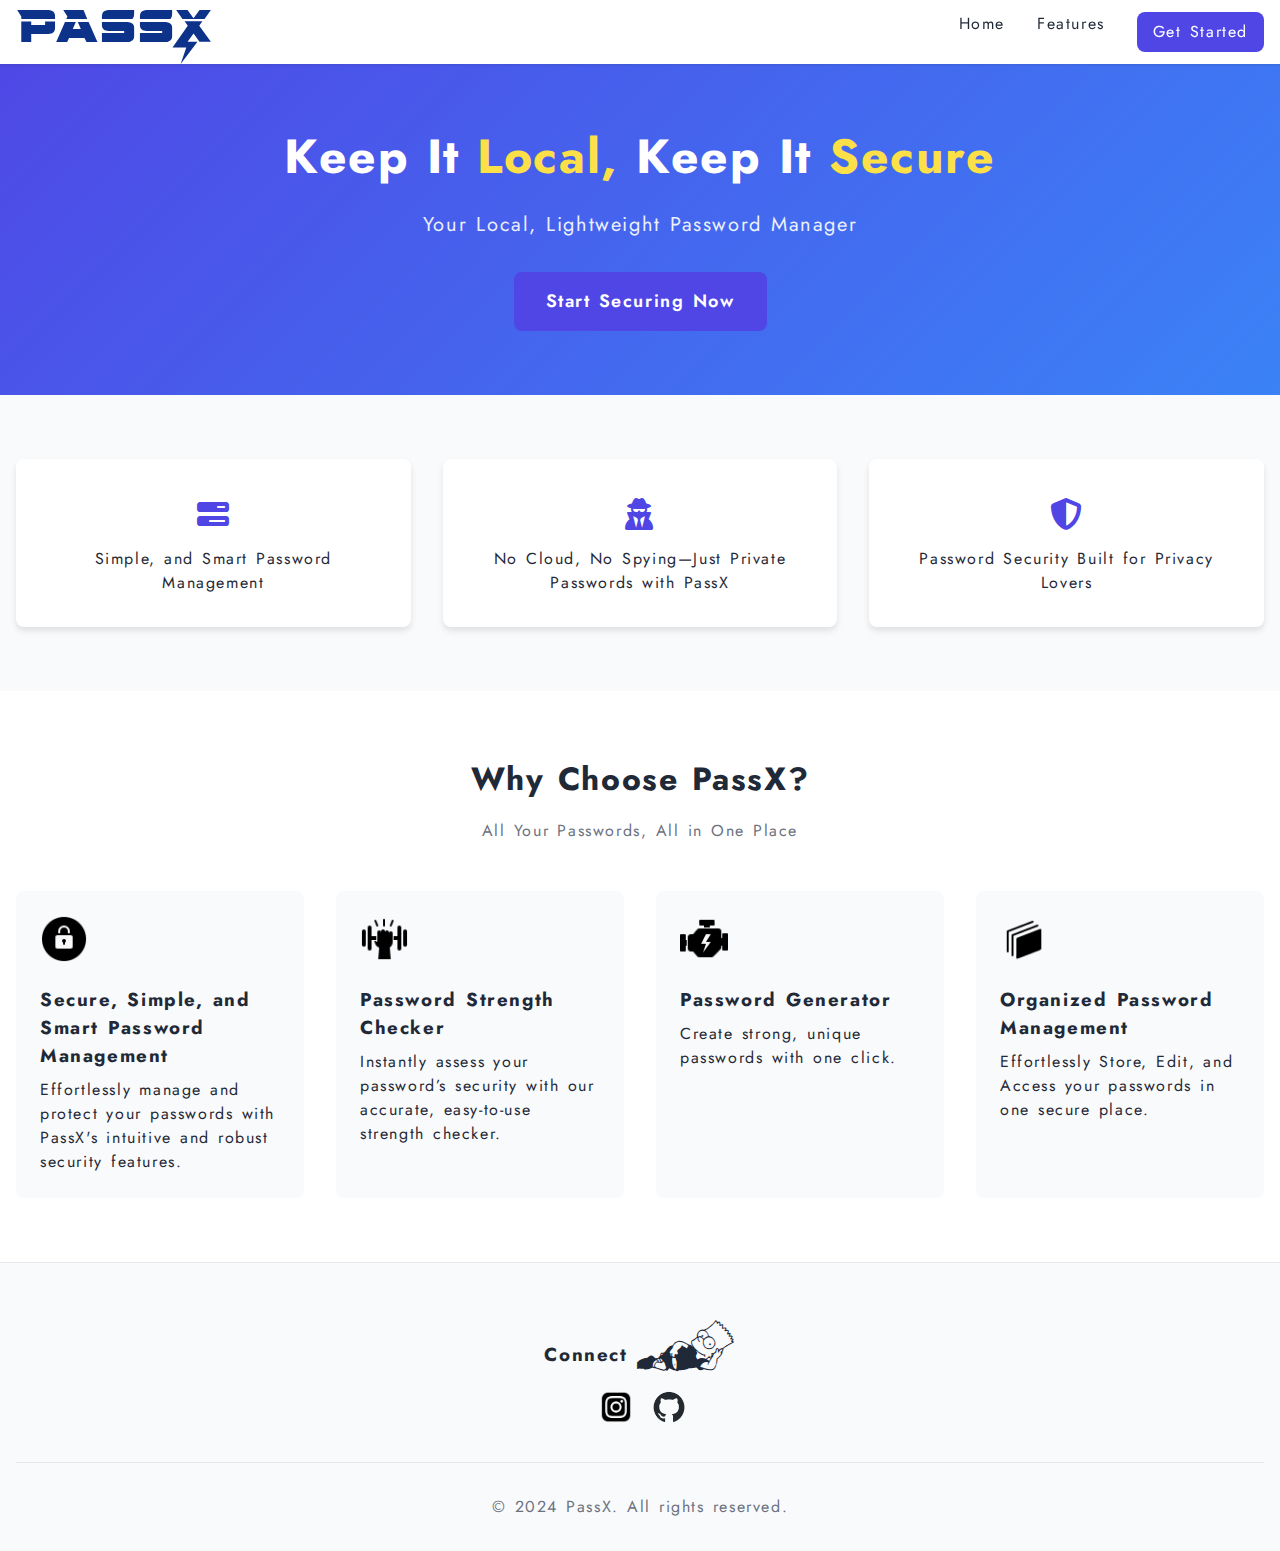
<file: index.html>
<!DOCTYPE html>
<html lang="en">
<head>
    <meta charset="UTF-8">
    <meta name="viewport" content="width=device-width, initial-scale=1.0">
    <title>PassX</title>
    <link rel="stylesheet" href="new.css">
    <link rel="stylesheet" href="https://cdnjs.cloudflare.com/ajax/libs/font-awesome/6.6.0/css/all.min.css" />
</head>
<body>
    <nav class="navbar">
        <div class="container">
            <div class="logo">
                <!-- <img src="WhatsApp Image 2024-10-29 at 00.21.52_0e4ccb51.jpg" alt="Logo"> -->
                <span>PassX</span>
            </div>
            <div class="nav-toggle">
                <span></span>
                <span></span>
                <span></span>
            </div>
            <ul class="nav-menu">
                <li><a href="#hero-section">Home</a></li>
                <li><a href="#features">Features</a></li>
                <li><a href="login.html" id="gtstd" class="btn-primary">Get Started</a></li>
            </ul>
        </div>
    </nav>

    <header id="hero-section" class="hero">
        <div class="container">
            <h1>Keep It <span>Local,</span> Keep It <span>Secure</span>
                <br>
            </h1>
            <p>Your Local, Lightweight Password Manager</p>
            <a href="login.html" class="btn-large">Start Securing Now</a>
        </div>
    </header>

    <section class="stats">
        <div class="container">
            <div class="stat-card">
                <div class="stat-number"><i class="fa-solid fa-bars-progress"></i></div>
                <div class="stat-label">Simple, and Smart Password Management</div>
            </div>
            <div class="stat-card">
                <div class="stat-number"><i class="fa-solid fa-user-secret"></i></div>
                <div class="stat-label">No Cloud, No Spying—Just Private Passwords with PassX</div>
            </div>
            <div class="stat-card">
                <div class="stat-number"><i class="fa-solid fa-shield-halved"></i></div>
                <div class="stat-label">Password Security Built for Privacy Lovers</div>
            </div>
        </div>
    </section>

    <section id="features">
        <div class="container">
            <h2>Why Choose PassX?</h2>
            <p class="section-desc">All Your Passwords, All in One Place</p>
            
            <div class="feature-grid">
                <div class="feature-card">
                    <img src="security.png" alt="Security">
                    <h3>Secure, Simple, and Smart Password Management</h3>
                    <p>Effortlessly manage and protect your passwords with PassX's intuitive and robust security features.</p>
                </div>
                <div class="feature-card">
                    <img src="strength.png" alt="Lock">
                    <h3>Password Strength Checker</h3>
                    <p>Instantly assess your password’s security with our accurate, easy-to-use strength checker.</p>
                </div>
                <div class="feature-card">
                    <img src="generator.png" alt="Key">
                    <h3>Password Generator</h3>
                    <p>Create strong, unique passwords with one click.</p>
                </div>
                <div class="feature-card">
                    <img src="organized.png" alt="Sync">
                    <h3>Organized Password Management</h3>
                    <p>Effortlessly Store, Edit, and Access your passwords in one secure place.</p>
                </div>
            </div>
        </div>
    </section>

    <footer class="footer">
        <div class="container">
            <div class="footer-grid">
                <div class="footer-social">
                    <h3>Connect <span class="bart">b</span></h3>
                    <div class="social-icons">
                        <a href="https://www.instagram.com/darshan_salimath_/" target="_blank" rel="noopener noreferrer" aria-label="X">
                            <img src="ilogo.png" alt="X">
                        </a>
                        <a href="https://github.com/datturaki/PassX.git" target="_blank" rel="noopener noreferrer" aria-label="GitHub">
                            <img src="github-mark.png" alt="GitHub">
                        </a>
                    </div>
                </div>
            </div>
            <div class="footer-bottom">
                <p>&copy; 2024 PassX. All rights reserved.</p>
            </div>
        </div>
    </footer>

    <script>
        document.querySelector('.nav-toggle').addEventListener('click', function() {
            document.querySelector('.nav-menu').classList.toggle('active');
            this.classList.toggle('active');
        });
    </script>
</body>
</html>
</file>
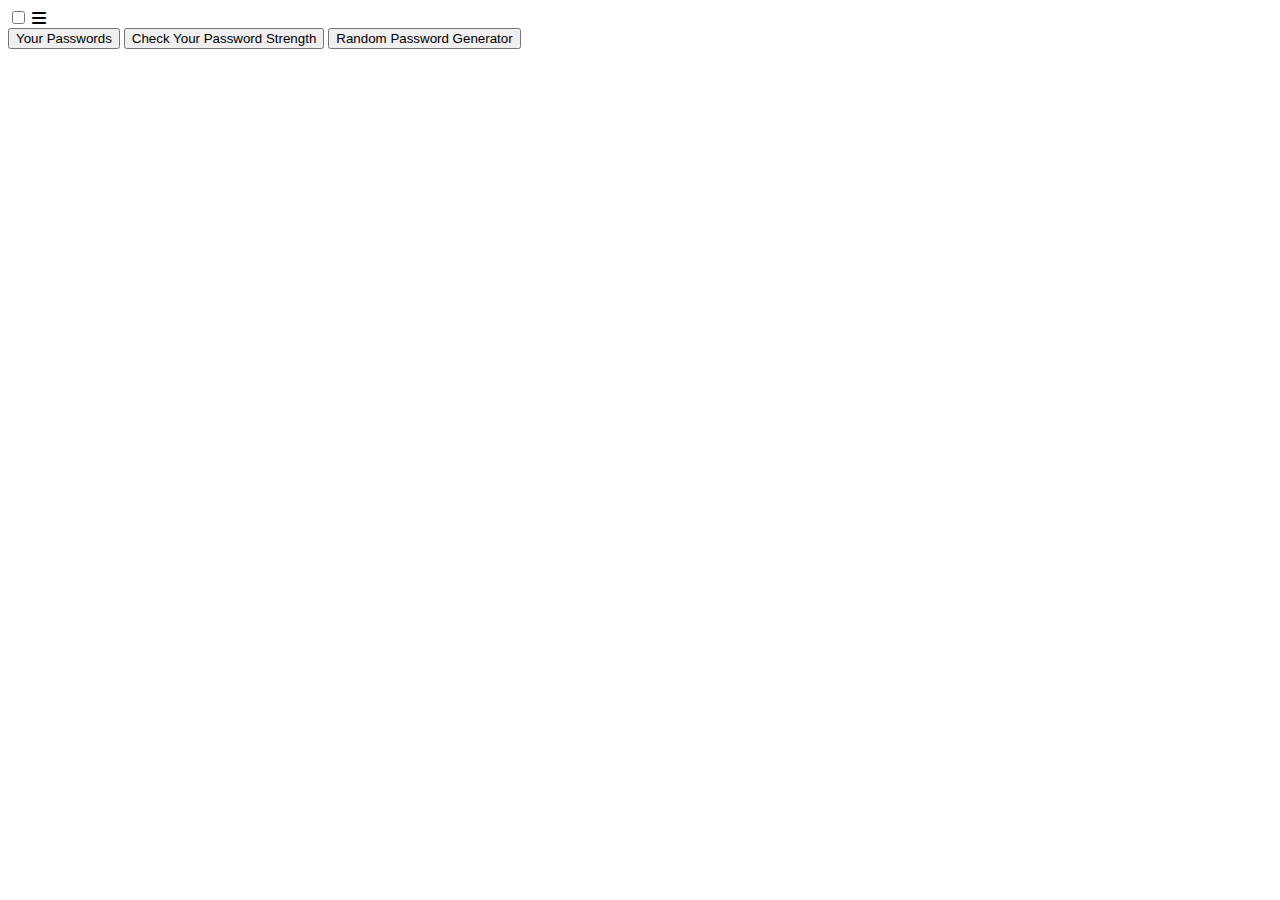
<file: demo.html>
<!DOCTYPE html>
<html lang="en">
<head>
    <meta charset="UTF-8">
    <meta name="viewport" content="width=device-width, initial-scale=1.0">
    <title>Document</title>
    <link rel="stylesheet" href="https://cdnjs.cloudflare.com/ajax/libs/font-awesome/6.6.0/css/all.min.css" />
</head>
<body>
    <div class="left-section">
        <div>
        <input type="checkbox" id="check">
        <label for="check" class="checkbtn">
            <i class="fas fa-bars"></i>
        </label>
        </div>
        <div>
        <button class="button one" onclick="openHomepage()">
            Your Passwords
        </button>
        <button class="button two" onclick="openPassHealth()">
            Check Your Password Strength
        </button>
        <button class="button three" onclick="openNewPage()">
            Random Password Generator
        </button>
        </div>
        
    </div>
</body>
</html>
</file>
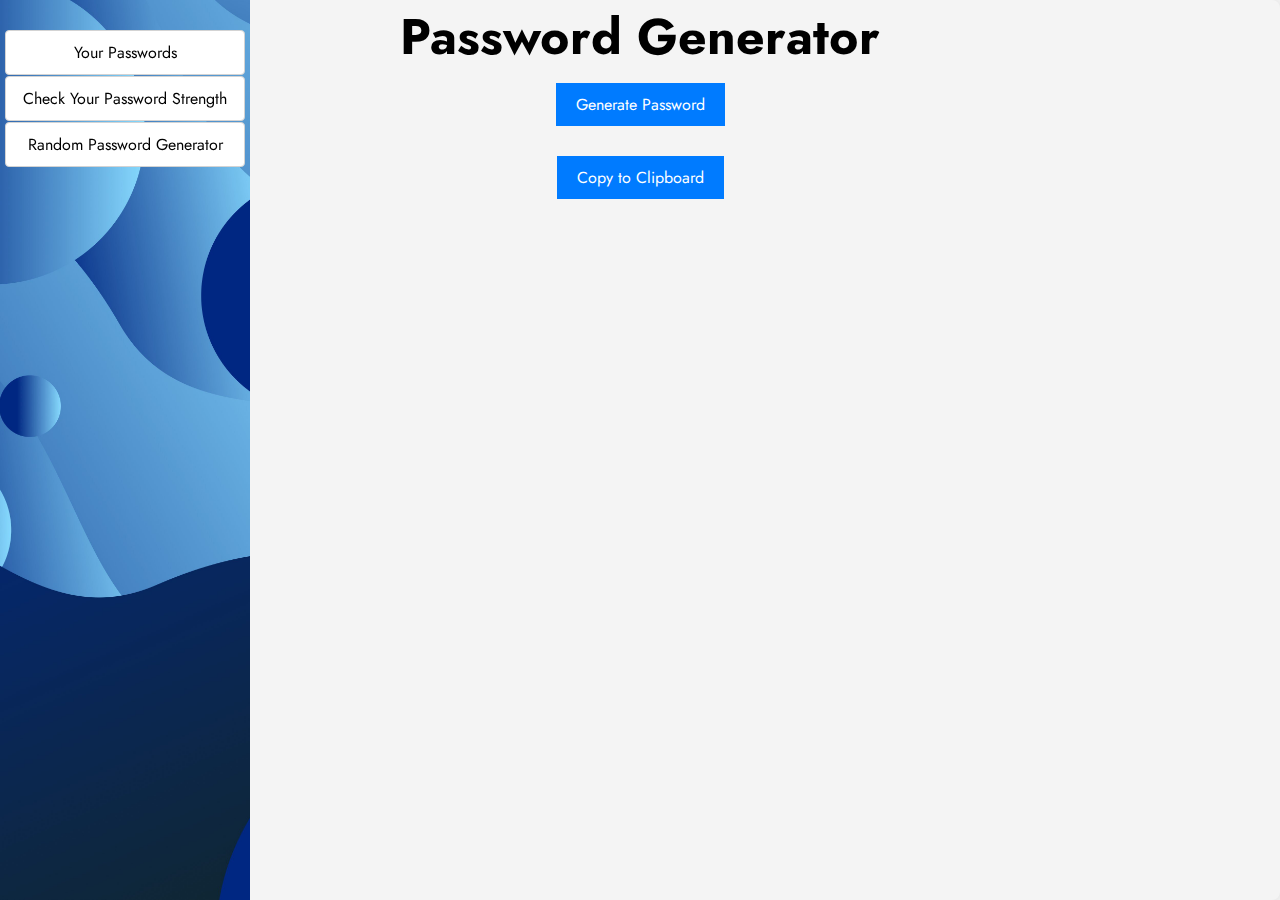
<file: passgen.html>
<!DOCTYPE html>
<html lang="en">
<head>
    <meta charset="UTF-8">
    <meta name="viewport" content="width=device-width, initial-scale=1.0">
    <title>Password Generator</title>
    <link rel="stylesheet" href="https://cdnjs.cloudflare.com/ajax/libs/font-awesome/6.6.0/css/all.min.css" />
    <link href="https://fonts.googleapis.com/css2?family=Jost&display=swap" rel="stylesheet">
    <style>
        @import url('https://fonts.googleapis.com/css2?family=Jost&display=swap');
        html{
        font-size: 10px;
        }
        *{
        padding: 0;
        margin: 0;
        box-sizing: border-box;
        font-family: 'Jost', sans-serif;
        }
        body {
            font-family: 'Jost', sans-serif;
            position: relative;
            background-color: #f4f4f4;
            overflow-x: hidden;
            
        }

        .container {
            text-align: center;
            /* padding: 20px; */
            /* background-color: rgb(99, 32, 32); */
            border-radius: 8px;
            box-shadow: 0 0 10px rgba(0, 0, 0, 0.1);
            flex: 1;
            height: 100vh;
            display: flex;
            flex-direction: column;
            align-items: center;
            justify-content: center;
            /* position: relative; */
        }

        .sub-container{
            /* position: absolute; */
            left: 30rem;
            top: 1rem0;
            height: 100vh;
        }

        button {
            padding: 10px 20px;
            font-size: 16px;
            cursor: pointer;
            margin-top: 10px;
            
        }
        h1{
            font-size: 50px;
        }

        #password {
            margin-top: 20px;
            font-size: 30px;
            font-weight: bold;
            color: green;
        }

        #copyMessage {
            margin-top: 10px;
            color: green;
            font-size: 14px;
            display: none;
        }
        .left-section div:nth-of-type(1){
    width: 25rem;
    height: 100%; 
    background-color: #007bff;
    min-height: 100vh;
    display: none;
    flex-direction: column;
    align-items: stretch;
    padding-top: 0.1rem;
    padding-left: 0.1rem;
    padding-right: 0.1rem;
    gap: 0.1rem;
    flex-shrink: 0;
    position: fixed;
}
.left-section div{
  width: 25rem;
  height: 100%; 
  /* background-color: #007bff; */
  background-image: url("ball-7280265.jpg");
  background-size: cover; 
  background-position: center;
  background-repeat: no-repeat;
  min-height: 100vh;
  display: flex;
  flex-direction: column;
  align-items: center;
  padding-top: 0.1rem;
  padding-left: 0.1rem;
  padding-right: 0.1rem;
  gap: 0.1rem;
  flex-shrink: 0;
  position: fixed;
}
.left-section .button-grp{
    /* margin-top: 3rem; */
    padding-top: 3rem;
  }
.left-section .title{
    display: none;
    
  }


  
    .button{
      height:4.5rem;
      font-size: 16px;
      cursor: pointer;
      background-color: white;
      border: solid 0.1rem lightgray;
      border-radius: 0.4rem;
      -webkit-border-radius: 0.4rem;
      -moz-border-radius: 0.4rem;
      -ms-border-radius: 0.4rem;
      -o-border-radius: 0.4rem;
      width: 24rem;
      transition: background-color 0.3s ease;
      -webkit-transition: background-color 0.3s ease;
      -moz-transition: background-color 0.3s ease;
      -ms-transition: background-color 0.3s ease;
      -o-transition: background-color 0.3s ease;
      
}
.button:hover{
  background-color: lightgray;
  font-size: 17px;
}
.checkbtn{
    display: none;
  }
  #check{
    display: none;
  }
.title{
    display: none;
}
    .button{
        height:4.5rem;
        padding: 0;
        font-size: 16px;
        cursor: pointer;
        margin:0;
    }
    .ButtonS{
        background-color: #007bff ;
        color: white;
        border: none;
    }
    @media(max-width:1020px){
    body{
        display: flex;
        flex-direction: column;      
      }
      .left-section{
        position: relative;
      }
      .title{
        font-size: 9rem;
        text-align: center;
        font-weight: bolder;
        font-family: 'Jost', sans-serif;
        color: white;
      }
      .left-section div:nth-of-type(1){
        position: static;
        object-fit:contain;
        min-height: auto;
        display: flex;
        width: 100vw;
        padding-right: 0;
        flex: 1;
        flex-grow: 1;
      }
      .left-section div:nth-of-type(2){
        position: absolute;
        height: 15rem;
        min-height: auto;
        width: 100vw;
        padding-right: 0;
        flex: 1;
        flex-grow: 1;
        justify-content: center;
        margin-top: 0.4rem;
        top: 3rem;
        left: -110rem;
        transition: left 0.3s ease;
        background-color: white;
        border-style: solid;
        border-width: 0.1rem;
        border-radius: 0.4rem;
        -webkit-border-radius: 0.4rem;
        -moz-border-radius: 0.4rem;
        -ms-border-radius: 0.4rem;
        -o-border-radius: 0.4rem;
    }
    .checkbtn{
        display: block;
        color: white;
        font-size: 2.5rem;
        border-style: solid;
        border-width: 0.1rem;
    
      }

    .left-section .button-grp{
        padding-top: 0rem;
      }
      .button{
        border: solid 0.1 lightgray;
        background-color: white;
        border-radius: 1rem;
        box-shadow: rgba(0, 0, 0, 0.25) 0px 14px 28px, rgba(0, 0, 0, 0.22) 0px 10px 10px;
        -webkit-border-radius: 1rem;
        -moz-border-radius: 1rem;
        -ms-border-radius: 1rem;
        -o-border-radius: 1rem;
        cursor: pointer;
        width: 95%;
        transition: background-color 0.3s ease;
        -webkit-transition: background-color 0.3s ease;
        -moz-transition: background-color 0.3s ease;
        -ms-transition: background-color 0.3s ease;
        -o-transition: background-color 0.3s ease;
    }
    .button:hover{
      background-color: lightgray;
      font-size: 18px;
    }
    .container{
        margin-top: 3rem;

    }
}
    </style>
</head>
<body>
    <div class="left-section">
        <div>
        <input type="checkbox" id="check">
        <label for="check" class="checkbtn">
            <i class="fas fa-bars"></i>
        </label>
        <div class="title">PassX</div>
        </div>
        <div class="button-grp">
        <button class="button one" onclick="openHomepage()">
            Your Passwords
        </button>
        <button class="button two" onclick="openPassHealth()">
            Check Your Password Strength
        </button>
        <button class="button three" onclick="openNewPage()">
            Random Password Generator
        </button>
        </div>

        
    </div>
    <div class="container">
    <div class="sub-container">
        <h1>Password Generator</h1>
        <button class="ButtonS" onclick="generatePassword()">Generate Password</button>
        <div id="password"></div>
        <button class="ButtonS" id="copyBtn" onclick="copyPassword()">Copy to Clipboard</button>
        <div id="copyMessage">Password copied to clipboard!</div>
    </div>
    </div>

    <script src="passgen.js"></script>
    <script>
            function openHomepage() {
                if (isUserLoggedIn()) {
                    window.location.href = 'homepage.html';
                } else {
                    alert("Please log in first.");
                    window.location.href = 'login.html';
                }
            }

            function openPassHealth() {
                if (isUserLoggedIn()) {
                    window.location.href = 'passwordHealth.html';
                } else {
                    alert("Please log in first.");
                    window.location.href = 'login.html';
                }
            }

            function openNewPage() {
                if (isUserLoggedIn()) {
                    window.location.href = 'passgen.html';
                } else {
                    alert("Please log in first.");
                    window.location.href = 'login.html';
                }
            }

            
            function isUserLoggedIn() {
                return localStorage.getItem("loggedInUser") !== null;
            }
            const mediaQuery = window.matchMedia("(max-width: 1020px)");

document.getElementById('check').addEventListener('change', function() {
    const leftSection = document.querySelector('.left-section > div:nth-of-type(2)');
    
    if (mediaQuery.matches) { 
        if (this.checked) {
            leftSection.style.left = '0';
        } else {
            leftSection.style.left = '-110rem'; 
        }
    }
});

    </script>
</body>
</html>
</file>
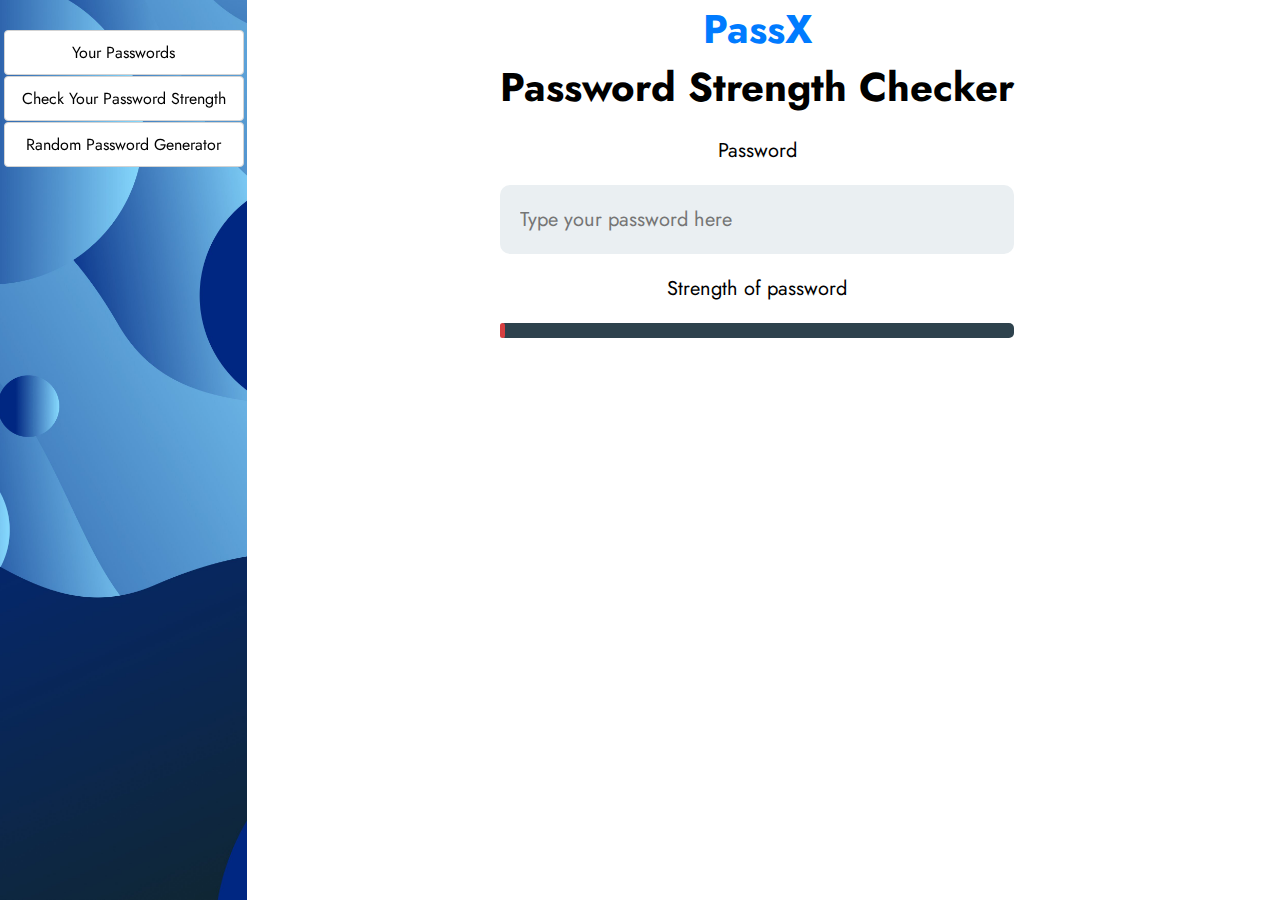
<file: passwordHealth.html>
<!DOCTYPE html>
<html lang="en">
  <head>

    <meta
      name="viewport"
      content="width=device-width, 
                   initial-scale=1.0"
    />
    <title>Password Health Checker</title>
    <link rel="stylesheet" href="passwordHealth.css" />
    <link rel="stylesheet" href="https://cdnjs.cloudflare.com/ajax/libs/font-awesome/6.6.0/css/all.min.css" />
    
  </head>

  <body>
    <div class="left-section">
      <div>
      <input type="checkbox" id="check">
      <label for="check" class="checkbtn">
          <i class="fas fa-bars"></i>
      </label>
      <div class="title">PassX</div>
      </div>
      <div class="button-grp">
      <button class="button one" onclick="openHomepage()">
          Your Passwords
      </button>
      <button class="button two" onclick="openPassHealth()">
          Check Your Password Strength
      </button>
      <button class="button three" onclick="openNewPage()">
          Random Password Generator
      </button>
      </div>
  </div>
    <div class="group">
      <h1 id="top">PassX</h1>
      <h1>Password Strength Checker</h1>
      <label for="">Password</label>
      <input type="text" id="password" placeholder="Type your password here" />
      <label for="">
        Strength of password
      </label>
      <div class="power-container">
        <div id="power-point"></div>
      </div>
    </div>
    <script src="passwordHealth.js"></script>
    <script>
            function openHomepage() {
          if (isUserLoggedIn()) {
              window.location.href = 'homepage.html';
          } else {
              alert("Please log in first.");
              window.location.href = 'login.html';
          }
      }

      function openPassHealth() {
          if (isUserLoggedIn()) {
              window.location.href = 'passwordHealth.html';
          } else {
              alert("Please log in first.");
              window.location.href = 'login.html';
          }
      }

      function openNewPage() {
          if (isUserLoggedIn()) {
              window.location.href = 'passgen.html';
          } else {
              alert("Please log in first.");
              window.location.href = 'login.html';
          }
      }

      
      function isUserLoggedIn() {
          return localStorage.getItem("loggedInUser") !== null;
      }

      const mediaQuery = window.matchMedia("(max-width: 1020px)");

document.getElementById('check').addEventListener('change', function() {
    const leftSection = document.querySelector('.left-section > div:nth-of-type(2)');
    
    if (mediaQuery.matches) { 
        if (this.checked) {
            leftSection.style.left = '0';
        } else {
            leftSection.style.left = '-110rem'; 
        }
    }
});

  </script>
  </body>
</html>
</file>
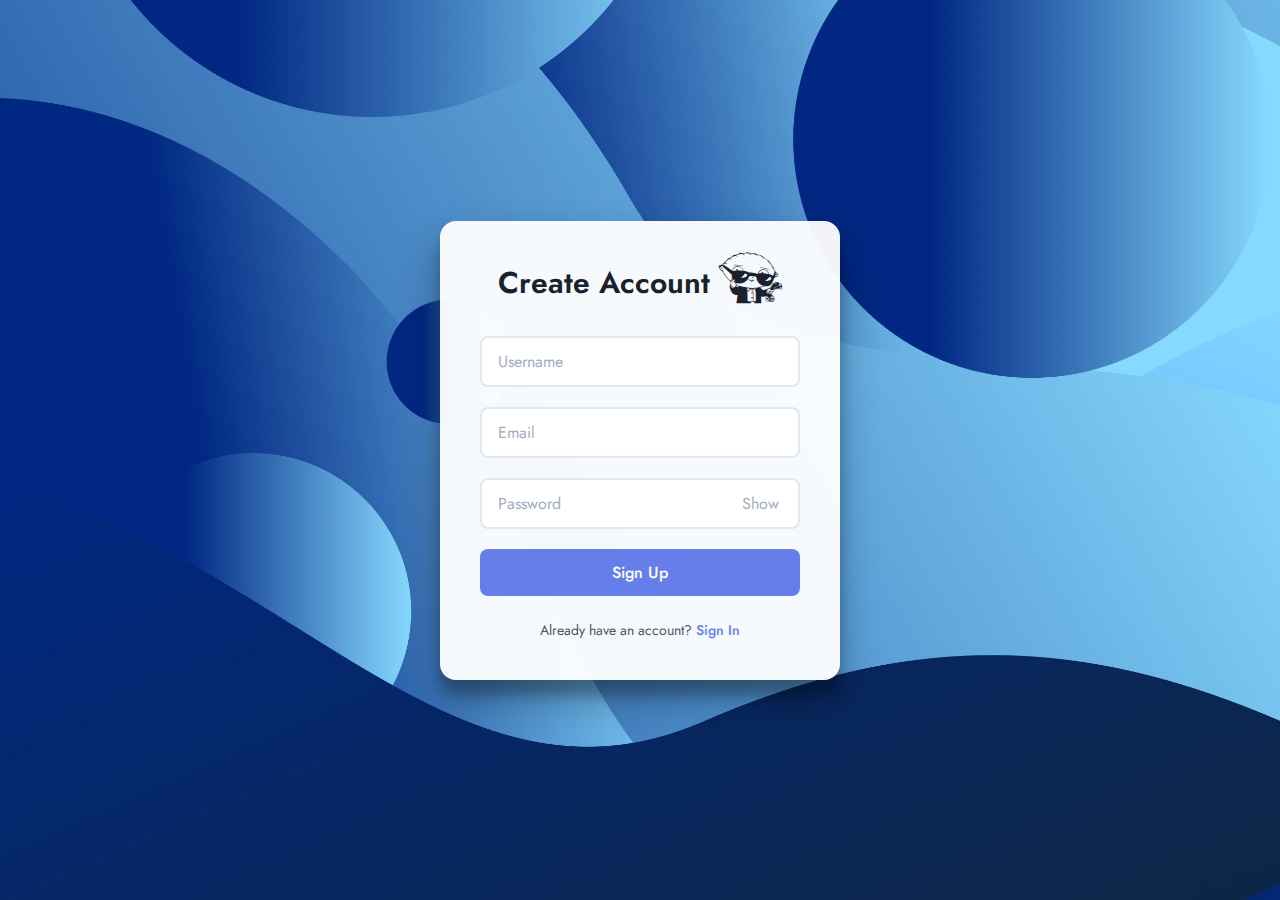
<file: register.html>
<!DOCTYPE html>
<html lang="en">
<head>
    <meta charset="UTF-8">
    <meta name="viewport" content="width=device-width, initial-scale=1.0">
    <title>Signup</title>
    <link rel="stylesheet" href="https://cdnjs.cloudflare.com/ajax/libs/font-awesome/6.7.1/css/all.min.css" integrity="sha512-5Hs3dF2AEPkpNAR7UiOHba+lRSJNeM2ECkwxUIxC1Q/FLycGTbNapWXB4tP889k5T5Ju8fs4b1P5z/iB4nMfSQ==" crossorigin="anonymous" referrerpolicy="no-referrer" />
    <style>
        @import url('https://fonts.googleapis.com/css2?family=Jost&display=swap');
        @font-face{
            font-family: fg;
            src: url(FAMILY\ GUY\ GIGGITY.ttf);
        }
        * {
            margin: 0;
            padding: 0;
            box-sizing: border-box;
            font-family: 'Jost', sans-serif;
        }

        body {
            min-height: 100vh;
            display: flex;
            align-items: center;
            justify-content: center;
            background-image: url("ball-7280265.jpg");
            background-size: cover; 
            background-position: center;
            background-repeat: no-repeat;
        }
        .Home{
            position: absolute;
            top: .5rem;
            right: 1rem;
            text-decoration:solid;
            /* background-color: #184899; */
            border-radius: .3rem;
            padding: 0 1rem;
            color: white;
            font-size: 1.5rem;
        }
        .Home:hover{
            background-color: #416ebb;
        }

        #signupForm {
            background: rgba(255, 255, 255, 0.95);
            padding: 2.5rem;
            border-radius: 1rem;
            box-shadow: rgba(0, 0, 0, 0.3) 0px 19px 38px, rgba(0, 0, 0, 0.22) 0px 15px 12px;
            width: 100%;
            max-width: 400px;
            margin: 1rem;
        }

        h2 {
            color: #1a202c;
            text-align: center;
            margin-bottom: 2rem;
            font-size: 1.875rem;
            font-weight: 600;
        }
        .fam{
            font-family: fg;
            font-size: 2rem;
        }

        input {
            width: 100%;
            padding: 0.75rem 1rem;
            margin-bottom: 1.25rem;
            border: 2px solid #e2e8f0;
            border-radius: 0.5rem;
            font-size: 1rem;
            transition: all 0.3s ease;
            outline: none;
        }

        input:focus {
            border-color: #667eea;
            box-shadow: 0 0 0 3px rgba(102, 126, 234, 0.25);
        }

        input::placeholder {
            color: #a0aec0;
        }

        .password-container {
            position: relative;
            
        }

        .toggle-password {
            all: unset;
            position: absolute;
            top: 1.6rem;
            right: .5rem;
            transform: translateY(-50%);
            cursor: pointer;
            color: #a0aec0;
            font-size: 1rem;
            background: none;
            border: none;
            width: 20%;
            height: 2rem;
            border-radius: .5rem;
            text-align: center;
            
        }

        button {
            width: 100%;
            padding: 0.75rem 1.25rem;
            background: #667eea;
            color: white;
            border: none;
            border-radius: 0.5rem;
            font-size: 1rem;
            font-weight: 500;
            cursor: pointer;
            transition: all 0.3s ease;
        }

        button:hover {
            background: #5a67d8;
            /* transform: translateY(-1px); */
        }



        .login-link {
            text-align: center;
            margin-top: 1.5rem;
            color: #4a5568;
            font-size: 0.875rem;
        }

        .login-link a {
            color: #667eea;
            text-decoration: none;
            font-weight: 500;
        }

        .login-link a:hover {
            text-decoration: underline;
        }

        @media (max-width: 480px) {
            #signupForm {
                padding: 1.5rem;
            }

            h2 {
                font-size: 1.5rem;
                margin-bottom: 1.5rem;
            }
        }
    </style>
</head>
<body>
    <a class="Home" href="index.html"><i class="fa-solid fa-house"></i></a>
    <form id="signupForm">
        <h2>Create Account <span class="fam">d</span></h2>
        <input type="text" id="username" placeholder="Username" required>
        <input type="email" id="email" placeholder="Email" required>
        <div class="password-container">
            <input type="password" id="password" placeholder="Password" required>
            <button type="button" class="toggle-password" onclick="togglePassword()">Show</button>
        </div>
        <button type="button" onclick="register()">Sign Up</button>
        <div class="login-link">
            Already have an account? <a href="login.html">Sign In</a>
        </div>
    </form>

    <script>
        function togglePassword() {
            const passwordField = document.getElementById("password");
            const toggleButton = document.querySelector(".toggle-password");
            if (passwordField.type === "password") {
                passwordField.type = "text";
                toggleButton.textContent = "Hide";
            } else {
                passwordField.type = "password";
                toggleButton.textContent = "Show";
            }
        }

        function register() {
    const username = document.getElementById("username").value.trim();
    const email = document.getElementById("email").value.trim();
    const password = document.getElementById("password").value.trim();

    if (!username || !email || !password) {
        alert("Please fill in all fields.");
        return;
    }

    const emailRegex = /^[^\s@]+@[^\s@]+\.[^\s@]+$/;
    if (!emailRegex.test(email)) {
        alert("Please enter a valid email address.");
        return;
    }
    const passwordRegex = /^(?=.*[a-z])(?=.*[A-Z])(?=.*\d)(?=.*[^a-zA-Z\d])[A-Za-z\d\S]{8,}$/;
if (!passwordRegex.test(password)) {
    alert(
        "Password must be at least 8 characters long and include:\n" +
        "- At least one uppercase letter\n" +
        "- At least one lowercase letter\n" +
        "- At least one number\n" +
        "- At least one special character (any non-alphanumeric character)"
    );
    return;
}

    if (localStorage.getItem(username + "_username")) {
        alert("Username already exists. Please choose a different username.");
        return;
    }
    for (let i = 0; i < localStorage.length; i++) {
        const key = localStorage.key(i);
        if (key.endsWith("_email") && localStorage.getItem(key) === email) {
            alert("Email is already registered. Please use a different email.");
            return;
        }
    }
    localStorage.setItem(username + "_username", username);
    localStorage.setItem(username + "_email", email);
    localStorage.setItem(username + "_password", password);

    alert("Registered successfully!");
    window.location.href = "login.html";
}
    </script>
</body>
</html>
</file>
<file: new.css>
@import url('https://fonts.googleapis.com/css2?family=Jost&display=swap');
@font-face{
    font-family: myfont;
    src: url(superchargestraightlaser.ttf);
}
@font-face{
    font-family: bart;
    src: url(SIMPSONS.TTF);
}
:root {
    --primary-color: #4f46e5;
    --primary-hover: #4338ca;
    --text-dark: #1f2937;
    --text-light: #6b7280;
    --white: #ffffff;
    --gray-50: #f9fafb;
    --gray-100: #f3f4f6;
    --gray-200: #e5e7eb;
}
html{
    scroll-behavior: smooth;
}
h1 span{
    color: #fde047;
}

* {
    margin: 0;
    padding: 0;
    box-sizing: border-box;
}

body {
    font-family: 'Jost', sans-serif;
    line-height: 1.5;
    word-spacing: .1rem;
    letter-spacing: .1rem;
    color: var(--text-dark);
}

.container {
    width: 100%;
    max-width: 1280px;
    margin: 0 auto;
    padding: 0 1rem;
}

/* Buttons */
.btn-primary, .btn-large {
    display: inline-block;
    padding: 0.5rem 1rem;
    background-color: var(--primary-color);
    color: var(--white);
    text-decoration: none;
    border-radius: 0.5rem;
    transition: background-color 0.3s ease;
}


.btn-large {
    padding: 1rem 2rem;
    font-size: 1.125rem;
    font-weight: 600;
}

.btn-primary:hover, .btn-large:hover {
    background-color: var(--primary-hover);
}

/* Navigation */
.navbar {
    position: fixed;
    top: 0;
    left: 0;
    right: 0;
    background: var(--white);
    box-shadow: 0 1px 3px rgba(0,0,0,0.1);
    z-index: 1000;
}

.navbar .container {
    display: flex;
    justify-content: space-between;
    align-items: center;
    height: 4rem;
}

.logo {
    display: flex;
    align-items: center;
    gap: 0.5rem;
}

.logo img {
    width: 2rem;
    height: 2rem;
    border-radius: 0.5rem;
}

.logo span {
    font-family: myfont;
    font-size: 3rem;
    color: #0c328a;
    
    
    
}

.nav-menu {
    display: flex;
    gap: 2rem;
    list-style: none;
    transition: display 0.3s ease;
    -webkit-transition: display 0.3s ease;
    -moz-transition: display 0.3s ease;
    -ms-transition: display 0.3s ease;
    -o-transition: display 0.3s ease;
}

.nav-menu a {
    color: var(--text-dark);
    text-decoration: none;
    transition: color 0.3s ease;
}
#gtstd{
    color: white;
}



.nav-menu a:hover {
    color: var(--primary-color);
}

.nav-toggle {
    display: none;
    flex-direction: column;
    gap: 0.25rem;
    cursor: pointer;
}

.nav-toggle span {
    display: block;
    width: 1.5rem;
    height: 2px;
    background-color: var(--text-dark);
    transition: all 0.3s ease;
}

/* Hero Section */
.hero {
    padding: 8rem 0 4rem;
    background: linear-gradient(135deg, #4f46e5 0%, #3b82f6 100%);
    color: var(--white);
    text-align: center;
}

.hero h1 {
    font-size: 3rem;
    line-height: 1.2;
    margin-bottom: 1.5rem;
}

.hero .highlight {
    color: #fde047;
}

.hero p {
    font-size: 1.25rem;
    margin-bottom: 2rem;
    opacity: 0.9;
}

/* Stats Section */
.stats {
    padding: 4rem 0;
    background: var(--gray-50);
}

.stats .container {
    display: grid;
    grid-template-columns: repeat(auto-fit, minmax(250px, 1fr));
    gap: 2rem;
}

.stat-card {
    background: var(--white);
    padding: 2rem;
    border-radius: 0.5rem;
    text-align: center;
    box-shadow: 0 4px 6px rgba(0,0,0,0.1);
}

.stat-number {
    font-size: 2rem;
    font-weight: 700;
    color: var(--primary-color);
    margin-bottom: 0.5rem;
}

/* Features Section */
#features {
    padding: 4rem 0;
    background: var(--white);
}

#features h2 {
    text-align: center;
    font-size: 2rem;
    margin-bottom: 1rem;
}

.section-desc {
    text-align: center;
    color: var(--text-light);
    margin-bottom: 3rem;
}

.feature-grid {
    display: grid;
    grid-template-columns: repeat(auto-fit, minmax(250px, 1fr));
    gap: 2rem;
}

.feature-card {
    padding: 1.5rem;
    background: var(--gray-50);
    border-radius: 0.5rem;
    transition: transform 0.3s ease, box-shadow 0.3s ease;
}

.feature-card:hover {
    transform: translateY(-5px);
    box-shadow: 0 4px 12px rgba(0,0,0,0.1);
}

.feature-card img {
    width: 3rem;
    height: 3rem;
    margin-bottom: 1rem;
    border-radius: 0.5rem;
}

.feature-card h3 {
    margin-bottom: 0.5rem;
}

/* Footer */
.footer {
    background: var(--gray-50);
    padding: 4rem 0 2rem;
    border-top: 1px solid var(--gray-200);
    display: flex;
    flex-direction: column;
    align-items: center;
}

.footer-grid {
    display: grid;
    grid-template-columns: repeat(auto-fit, minmax(200px, 1fr));
    gap: 2rem;
    margin-bottom: 2rem;
    align-self: center;
}

.footer-brand p {
    color: var(--text-light);
    margin-top: 1rem;
}

.footer-links h3 {
    font-size: 0.875rem;
    text-transform: uppercase;
    letter-spacing: 0.05em;
    margin-bottom: 1rem;
}
.footer-social{
    display: flex;
    flex-direction: column;
    align-items: center;
    justify-content: center;
    gap: 1rem;
}

.footer-links ul {
    list-style: none;
}

.footer-links a {
    color: var(--text-light);
    text-decoration: none;
    display: block;
    padding: 0.25rem 0;
    transition: color 0.3s ease;
}

.footer-links a:hover {
    color: var(--primary-color);
}

.social-icons {
    display: flex;
    gap: 1rem;
}

.social-icons a img{
    height: 2rem;
    transition: scale 0.3s ease;
    -webkit-transition: scale 0.3s ease;
    -moz-transition: scale 0.3s ease;
    -ms-transition: scale 0.3s ease;
    -o-transition: scale 0.3s ease;
}



.social-icons a img:hover {
    scale: 1.2;
}

.footer-bottom {
    text-align: center;
    padding-top: 2rem;
    border-top: 1px solid var(--gray-200);
    color: var(--text-light);
}
.bart{
    font-family: bart;
    font-size: 2rem;
}

/* Responsive Design */
@media (max-width: 768px) {
    .nav-toggle {
        display: flex;
}

    .nav-menu {
        display: none;
        position: absolute;
        top: 4rem;
        left: 0;
        right: 0;
        background: var(--white);
        padding: 1rem;
        box-shadow: 0 2px 4px rgba(0,0,0,0.1);
        flex-direction: column;
        gap: 1rem;
}

    .nav-menu.active {
        display: flex;
    }

    .hero h1 {
        font-size: 2rem;
    }
    .logo span{
        font-size: 2rem;
    }

    .hero p {
        font-size: 1rem;
    }

    .stats .container {
        grid-template-columns: 1fr;
    }

    .feature-grid {
        grid-template-columns: 1fr;
    }

    .footer-grid {
        grid-template-columns: 1fr;
    }
}

/* Animations */
@keyframes fadeIn {
    from { opacity: 0; transform: translateY(20px); }
    to { opacity: 1; transform: translateY(0); }
}

.hero > * {
    animation: fadeIn 0.6s ease-out forwards;
}
</file>
<file: passwordHealth.css>
/* style.css */
@import url('https://fonts.googleapis.com/css2?family=Jost&display=swap');
html{
    font-size: 10px;
}
*{
    padding: 0;
    margin: 0;
    box-sizing: border-box;
    font-family: 'Jost', sans-serif;
}
body {
    position: relative;
}
.left-section div:nth-of-type(1){
    width: 25rem;
    height: 100%; 
    background-color: #007bff;
    min-height: 100vh;
    display: none;
    flex-direction: column;
    align-items: stretch;
    padding-top: 0.1rem;
    padding-left: 0.1rem;
    padding-right: 0.1rem;
    gap: 0.1rem;
    flex-shrink: 0;
    position: fixed;
}
.left-section div{
  width: 25rem;
  height: 100%; 
  /* background-color: #007bff; */
  background-image: url("ball-7280265.jpg");
  background-size: cover; 
  background-position: center;
  background-repeat: no-repeat;
  min-height: 100vh;
  display: flex;
  flex-direction: column;
  align-items: center;
  padding-top: 0.1rem;
  padding-left: 0.1rem;
  padding-right: 0.1rem;
  gap: 0.1rem;
  flex-shrink: 0;
  position: fixed;
}
.left-section .button-grp{
    /* margin-top: 3rem; */
    padding-top: 3rem;
    border-right: solid white;
  }
.left-section .title{
    display: none;
    
  }


  

.checkbtn{
    display: none;
  }
  #check{
    display: none;
  }
.title{
    display: none;
}
.button{
    height:4.5rem;
    font-size: 16px;
    cursor: pointer;
    background-color: white;
    border: solid 0.1rem lightgray;
    border-radius: 0.4rem;
    -webkit-border-radius: 0.4rem;
    -moz-border-radius: 0.4rem;
    -ms-border-radius: 0.4rem;
    -o-border-radius: 0.4rem;
    width: 24rem;
    transition: background-color 0.3s ease;
    -webkit-transition: background-color 0.3s ease;
    -moz-transition: background-color 0.3s ease;
    -ms-transition: background-color 0.3s ease;
    -o-transition: background-color 0.3s ease;
    
}
.button:hover{
    background-color: lightgray;
    font-size: 17px;
  }

#top {
    color: #007bff;
}
#id{
    display: block;
}

.group {
    width: auto;
    text-align: center;
    position: absolute;
    top: 0;
    left: 50rem;
    font-size: 2rem;
    display: flex;
    flex-direction: column;

}

.group label {
    display: block;
    padding: 20px 0;
}

.group input {
    border: none;
    outline: none;
    padding: 20px;
    /* width: calc(100% - 40px); */
    border-radius: 10px;
    background-color: #eaeff2;
    color: #3ba62f;
    font-size: 20px;
}

.group .power-container {
    background-color: #2E424D;
    width: 100%;
    height: 15px;
    border-radius: 5px;
}

.group .power-container #power-point {
    background-color: #D73F40;
    width: 1%;
    height: 100%;
    border-radius: 5px;
    transition: 0.5s;
}
@media(max-width:1020px){
    body{
        display: flex;
        flex-direction: column;      
      }
      .left-section{
        position: relative;
      }
      .title{
        font-size: 9rem;
        text-align: center;
        font-weight: bolder;
        font-family: 'Jost', sans-serif;
        color: white;
      }
      .left-section div:nth-of-type(1){
        position: static;
        min-height: auto;
        display: flex;
        width: 100vw;
        padding-right: 0;
        flex: 1;
        flex-grow: 1;
      }
      .left-section div:nth-of-type(2){
        position: absolute;
        height: 15rem;
        min-height: auto;
        width: 100vw;
        padding-right: 0;
        flex: 1;
        flex-grow: 1;
        justify-content: center;
        margin-top: 0.4rem;
        top: 3rem;
        left: -110rem;
        transition: left 0.3s ease;
        background-color: white;
        border-style: solid;
        border-width: 0.1rem;
        border-radius: 0.4rem;
        -webkit-border-radius: 0.4rem;
        -moz-border-radius: 0.4rem;
        -ms-border-radius: 0.4rem;
        -o-border-radius: 0.4rem;
    }
    
    .checkbtn{
        display: block;
        color: white;
        font-size: 2.5rem;
        border-style: solid;
        border-width: 0.1rem;
    
      }

    .left-section .button-grp{
        padding-top: 0rem;
      }
      .button{
        border: solid 0.1 lightgray;
        background-color: white;
        border-radius: 1rem;
        box-shadow: rgba(0, 0, 0, 0.25) 0px 14px 28px, rgba(0, 0, 0, 0.22) 0px 10px 10px;
        -webkit-border-radius: 1rem;
        -moz-border-radius: 1rem;
        -ms-border-radius: 1rem;
        -o-border-radius: 1rem;
        cursor: pointer;
        width: 95%;
        transition: background-color 0.3s ease;
        -webkit-transition: background-color 0.3s ease;
        -moz-transition: background-color 0.3s ease;
        -ms-transition: background-color 0.3s ease;
        -o-transition: background-color 0.3s ease;
    }
    .button:hover{
      background-color: lightgray;
      font-size: 18px;
    }
    .group {
        display: flex;
        flex-direction: column;
        /* top: 15rem;
        left: 10rem; */
        font-size: 2rem;
        position: static;
        margin-top: 3rem;
    
    }
    #top{
        display: none;
    }
}
</file>
